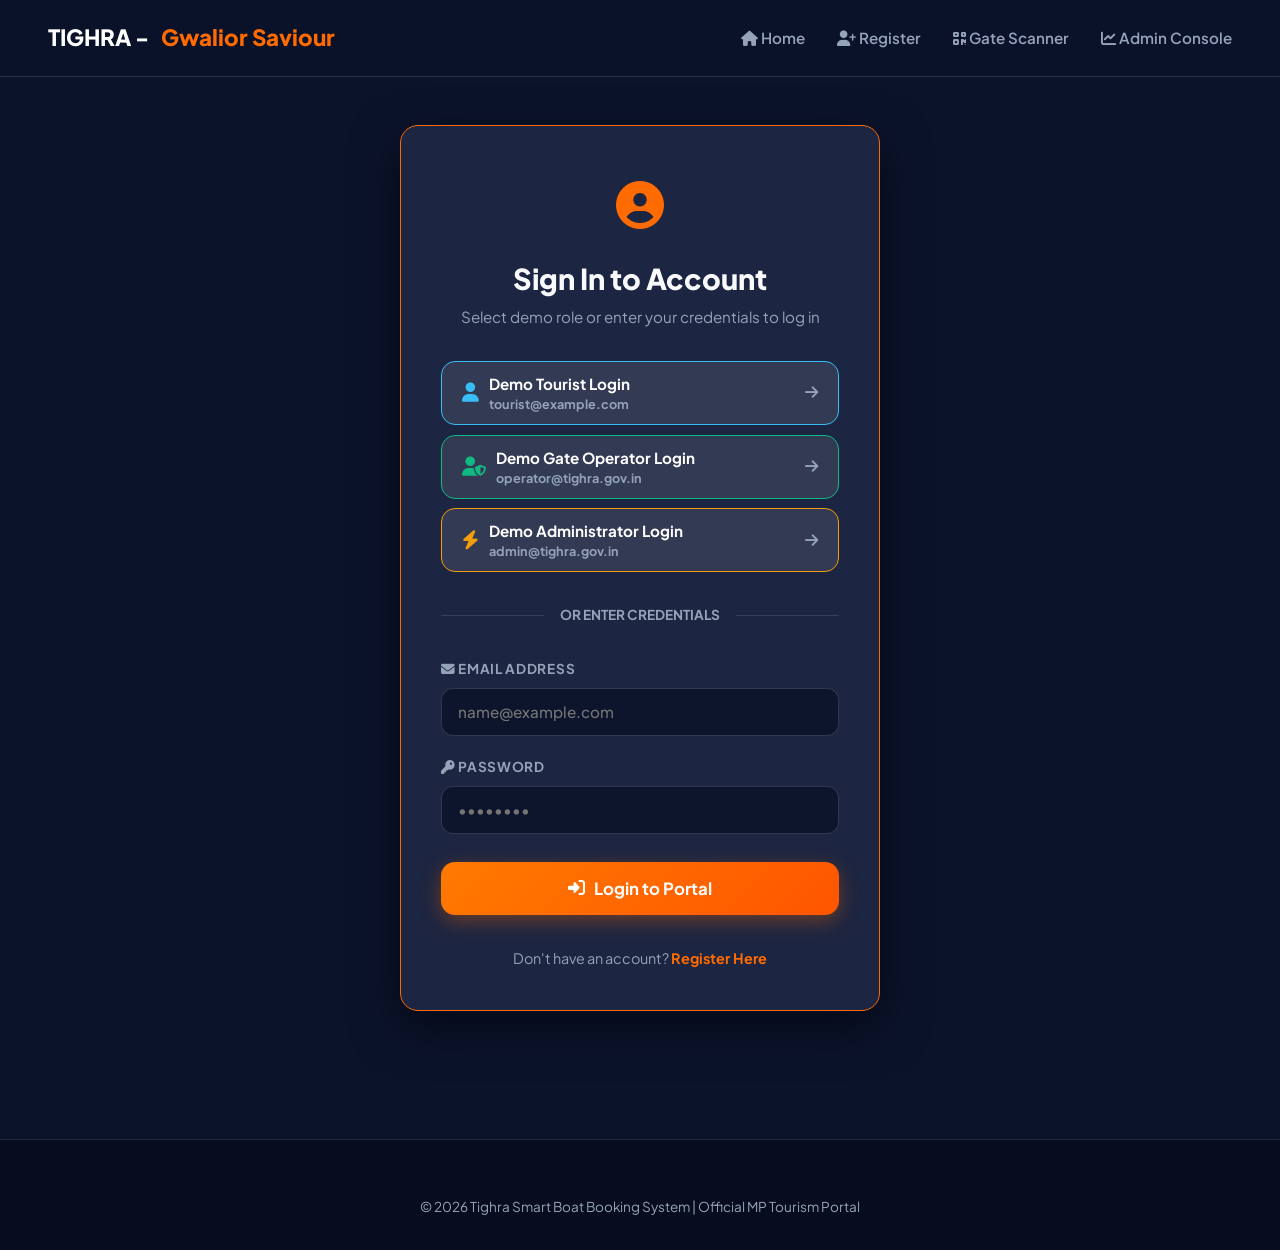
<file: login.html>
<!DOCTYPE html>
<html lang="en">
<head>
  <meta charset="UTF-8">
  <meta name="viewport" content="width=device-width, initial-scale=1.0">
  <title>Login | Tighra Smart Boat System</title>
  <link rel="stylesheet" href="/static/css/style.css">
  <link rel="stylesheet" href="https://cdnjs.cloudflare.com/ajax/libs/font-awesome/6.4.0/css/all.min.css">
</head>
<body style="display: flex; flex-direction: column; min-height: 100vh; justify-content: space-between;">

  <!-- Navigation Bar -->
  <nav class="navbar">
    <a href="/" class="brand">
      TIGHRA - <span class="highlight">Gwalior Saviour</span>
    </a>
    <ul class="nav-links">
      <li><a href="/" class="nav-link"><i class="fa-solid fa-house"></i> Home</a></li>
      <li><a href="/register" class="nav-link"><i class="fa-solid fa-user-plus"></i> Register</a></li>
      <li><a href="/operator" class="nav-link"><i class="fa-solid fa-qrcode"></i> Gate Scanner</a></li>
      <li><a href="/admin" class="nav-link"><i class="fa-solid fa-chart-line"></i> Admin Console</a></li>
    </ul>
  </nav>

  <main style="max-width: 480px; width: 90%; margin: 3rem auto; flex-grow: 1;">
    <div class="card" style="border: 1px solid var(--primary); padding: 2.5rem; text-align: center;">
      <div style="font-size: 3rem; color: var(--primary); margin-bottom: 0.75rem;"><i class="fa-solid fa-circle-user"></i></div>
      <h2 style="font-size: 1.8rem; font-weight: 800; margin-bottom: 0.25rem;">Sign In to Account</h2>
      <p style="color: var(--text-muted); margin-bottom: 2rem; font-size: 0.95rem;">Select demo role or enter your credentials to log in</p>

      <!-- Quick Demo Login Buttons -->
      <div style="display: flex; flex-direction: column; gap: 0.6rem; margin-bottom: 2rem;">
        <button class="btn btn-outline" style="border-color: #38bdf8; justify-content: flex-start; padding: 0.75rem 1.25rem;" onclick="quickLogin('tourist@example.com', 'Tourist@123')">
          <i class="fa-solid fa-user" style="color: #38bdf8; font-size: 1.2rem;"></i>
          <span style="text-align: left; flex-grow: 1;">
            <strong>Demo Tourist Login</strong><br>
            <small style="color: var(--text-muted);">tourist@example.com</small>
          </span>
          <i class="fa-solid fa-arrow-right" style="color: var(--text-muted);"></i>
        </button>

        <button class="btn btn-outline" style="border-color: #10b981; justify-content: flex-start; padding: 0.75rem 1.25rem;" onclick="quickLogin('operator@tighra.gov.in', 'Operator@123')">
          <i class="fa-solid fa-user-shield" style="color: #10b981; font-size: 1.2rem;"></i>
          <span style="text-align: left; flex-grow: 1;">
            <strong>Demo Gate Operator Login</strong><br>
            <small style="color: var(--text-muted);">operator@tighra.gov.in</small>
          </span>
          <i class="fa-solid fa-arrow-right" style="color: var(--text-muted);"></i>
        </button>

        <button class="btn btn-outline" style="border-color: #f59e0b; justify-content: flex-start; padding: 0.75rem 1.25rem;" onclick="quickLogin('admin@tighra.gov.in', 'Admin@123')">
          <i class="fa-solid fa-bolt" style="color: #f59e0b; font-size: 1.2rem;"></i>
          <span style="text-align: left; flex-grow: 1;">
            <strong>Demo Administrator Login</strong><br>
            <small style="color: var(--text-muted);">admin@tighra.gov.in</small>
          </span>
          <i class="fa-solid fa-arrow-right" style="color: var(--text-muted);"></i>
        </button>
      </div>

      <div style="display: flex; align-items: center; gap: 1rem; margin-bottom: 2rem;">
        <hr style="flex-grow: 1; border: none; border-top: 1px solid var(--card-border);">
        <span style="color: var(--text-muted); font-size: 0.85rem; font-weight: 700;">OR ENTER CREDENTIALS</span>
        <hr style="flex-grow: 1; border: none; border-top: 1px solid var(--card-border);">
      </div>

      <form onsubmit="handleLoginPageSubmit(event)">
        <div class="form-group" style="margin-bottom: 1.25rem;">
          <label class="form-label"><i class="fa-solid fa-envelope"></i> Email Address</label>
          <input type="email" id="page-email" class="form-input" required placeholder="name@example.com">
        </div>

        <div class="form-group" style="margin-bottom: 1.75rem;">
          <label class="form-label"><i class="fa-solid fa-key"></i> Password</label>
          <input type="password" id="page-password" class="form-input" required placeholder="••••••••">
        </div>

        <button type="submit" class="btn btn-primary btn-block" style="padding: 1rem; font-size: 1.05rem;"><i class="fa-solid fa-right-to-bracket"></i> Login to Portal</button>
      </form>

      <p style="margin-top: 2rem; color: var(--text-muted); font-size: 0.9rem;">
        Don't have an account? <a href="/register" style="color: var(--primary); text-decoration: none; font-weight: 700;">Register Here</a>
      </p>
    </div>
  </main>

  <footer>
    <div style="text-align: center; color: var(--text-muted); font-size: 0.85rem;">
      <p>&copy; 2026 Tighra Smart Boat Booking System | Official MP Tourism Portal</p>
    </div>
  </footer>

  <script>
    async function quickLogin(email, password) {
      document.getElementById("page-email").value = email;
      document.getElementById("page-password").value = password;
      loginWithCredentials(email, password);
    }

    async function handleLoginPageSubmit(e) {
      e.preventDefault();
      const email = document.getElementById("page-email").value;
      const password = document.getElementById("page-password").value;
      loginWithCredentials(email, password);
    }

    async function loginWithCredentials(email, password) {
      try {
        const res = await fetch("/api/auth/login", {
          method: "POST",
          headers: { "Content-Type": "application/json" },
          body: JSON.stringify({ email, password })
        });
        const data = await res.json();

        if (res.ok) {
          const user = data.user;
          const token = data.access_token;

          localStorage.setItem("tighra_token", token);
          if (user.role === "admin") {
            localStorage.setItem("tighra_admin_token", token);
            window.location.href = "/admin";
          } else if (user.role === "operator") {
            localStorage.setItem("tighra_op_token", token);
            window.location.href = "/operator";
          } else {
            window.location.href = "/";
          }
        } else {
          alert(`Login Failed: ${data.detail}`);
        }
      } catch (err) {
        alert("Server error during login.");
      }
    }
  </script>
</body>
</html>
</file>
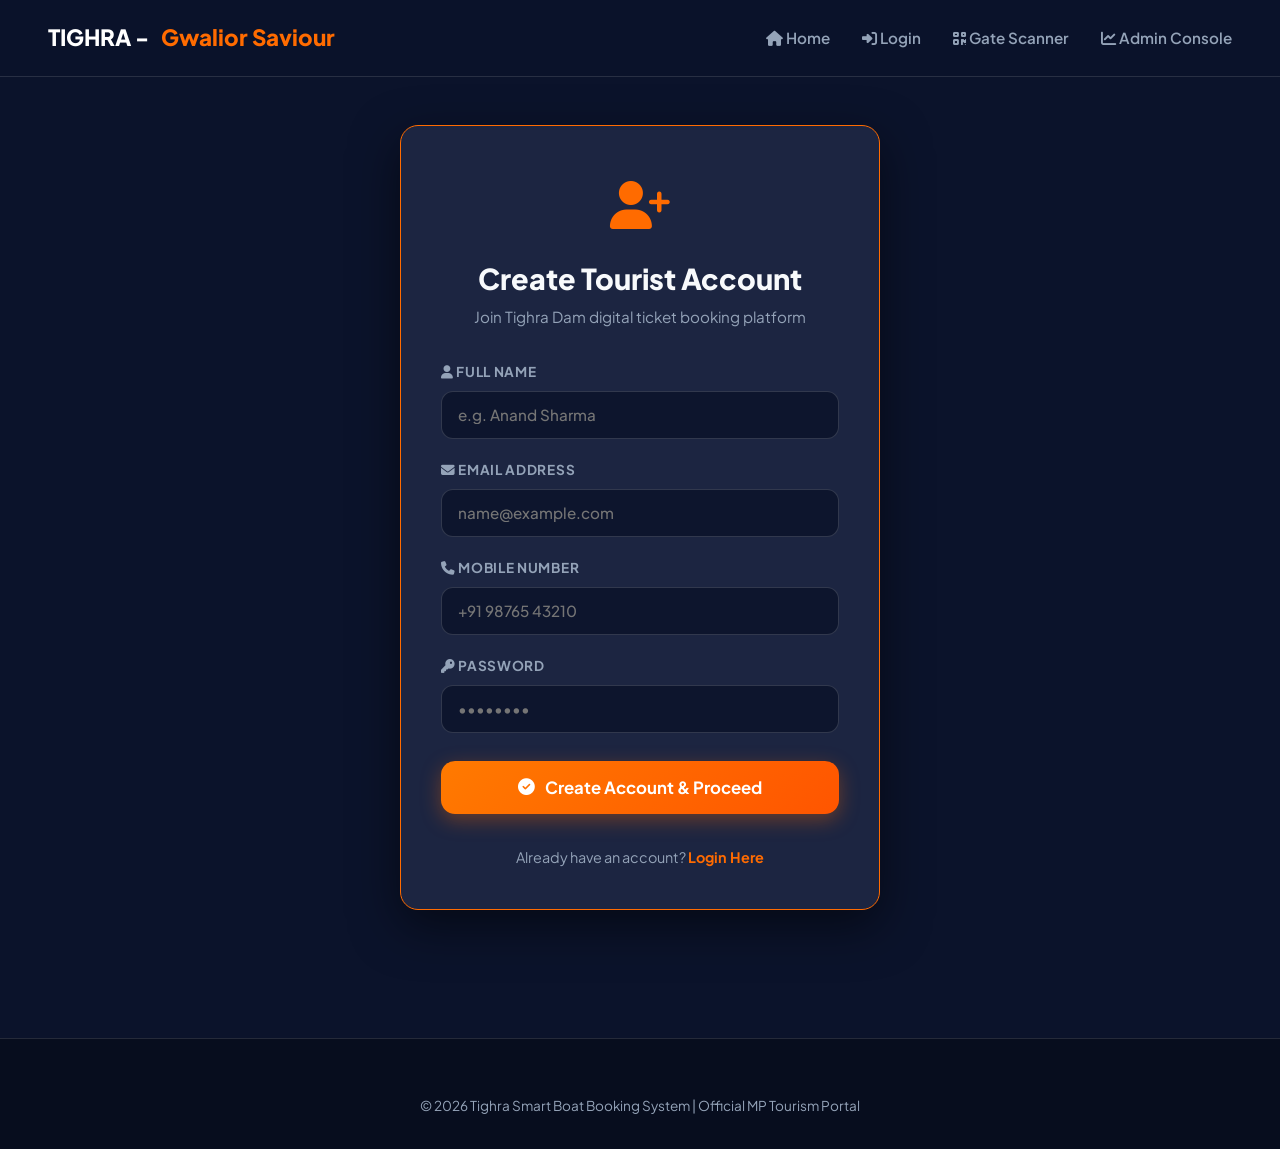
<file: register.html>
<!DOCTYPE html>
<html lang="en">
<head>
  <meta charset="UTF-8">
  <meta name="viewport" content="width=device-width, initial-scale=1.0">
  <title>Register | Tighra Smart Boat System</title>
  <link rel="stylesheet" href="/static/css/style.css">
  <link rel="stylesheet" href="https://cdnjs.cloudflare.com/ajax/libs/font-awesome/6.4.0/css/all.min.css">
</head>
<body style="display: flex; flex-direction: column; min-height: 100vh; justify-content: space-between;">

  <!-- Navigation Bar -->
  <nav class="navbar">
    <a href="/" class="brand">
      TIGHRA - <span class="highlight">Gwalior Saviour</span>
    </a>
    <ul class="nav-links">
      <li><a href="/" class="nav-link"><i class="fa-solid fa-house"></i> Home</a></li>
      <li><a href="/login" class="nav-link"><i class="fa-solid fa-right-to-bracket"></i> Login</a></li>
      <li><a href="/operator" class="nav-link"><i class="fa-solid fa-qrcode"></i> Gate Scanner</a></li>
      <li><a href="/admin" class="nav-link"><i class="fa-solid fa-chart-line"></i> Admin Console</a></li>
    </ul>
  </nav>

  <main style="max-width: 480px; width: 90%; margin: 3rem auto; flex-grow: 1;">
    <div class="card" style="border: 1px solid var(--primary); padding: 2.5rem;">
      <div style="text-align: center; margin-bottom: 2rem;">
        <div style="font-size: 3rem; color: var(--primary); margin-bottom: 0.75rem;"><i class="fa-solid fa-user-plus"></i></div>
        <h2 style="font-size: 1.8rem; font-weight: 800; margin-bottom: 0.25rem;">Create Tourist Account</h2>
        <p style="color: var(--text-muted); font-size: 0.95rem;">Join Tighra Dam digital ticket booking platform</p>
      </div>

      <form onsubmit="handleRegisterPageSubmit(event)">
        <div class="form-group" style="margin-bottom: 1.25rem;">
          <label class="form-label"><i class="fa-solid fa-user"></i> Full Name</label>
          <input type="text" id="reg-page-name" class="form-input" required placeholder="e.g. Anand Sharma">
        </div>

        <div class="form-group" style="margin-bottom: 1.25rem;">
          <label class="form-label"><i class="fa-solid fa-envelope"></i> Email Address</label>
          <input type="email" id="reg-page-email" class="form-input" required placeholder="name@example.com">
        </div>

        <div class="form-group" style="margin-bottom: 1.25rem;">
          <label class="form-label"><i class="fa-solid fa-phone"></i> Mobile Number</label>
          <input type="tel" id="reg-page-phone" class="form-input" required placeholder="+91 98765 43210">
        </div>

        <div class="form-group" style="margin-bottom: 1.75rem;">
          <label class="form-label"><i class="fa-solid fa-key"></i> Password</label>
          <input type="password" id="reg-page-password" class="form-input" required placeholder="••••••••">
        </div>

        <button type="submit" class="btn btn-primary btn-block" style="padding: 1rem; font-size: 1.05rem;"><i class="fa-solid fa-check-circle"></i> Create Account & Proceed</button>
      </form>

      <p style="margin-top: 2rem; text-align: center; color: var(--text-muted); font-size: 0.9rem;">
        Already have an account? <a href="/login" style="color: var(--primary); text-decoration: none; font-weight: 700;">Login Here</a>
      </p>
    </div>
  </main>

  <footer>
    <div style="text-align: center; color: var(--text-muted); font-size: 0.85rem;">
      <p>&copy; 2026 Tighra Smart Boat Booking System | Official MP Tourism Portal</p>
    </div>
  </footer>

  <script>
    async function handleRegisterPageSubmit(e) {
      e.preventDefault();
      const name = document.getElementById("reg-page-name").value;
      const email = document.getElementById("reg-page-email").value;
      const phone = document.getElementById("reg-page-phone").value;
      const password = document.getElementById("reg-page-password").value;

      try {
        const res = await fetch("/api/auth/register", {
          method: "POST",
          headers: { "Content-Type": "application/json" },
          body: JSON.stringify({ name, email, phone, password })
        });
        const data = await res.json();

        if (res.ok) {
          localStorage.setItem("tighra_token", data.access_token);
          alert(`Account created successfully! Welcome, ${data.user.name}`);
          window.location.href = "/";
        } else {
          alert(`Registration Failed: ${data.detail}`);
        }
      } catch (err) {
        alert("Server error during registration.");
      }
    }
  </script>
</body>
</html>
</file>
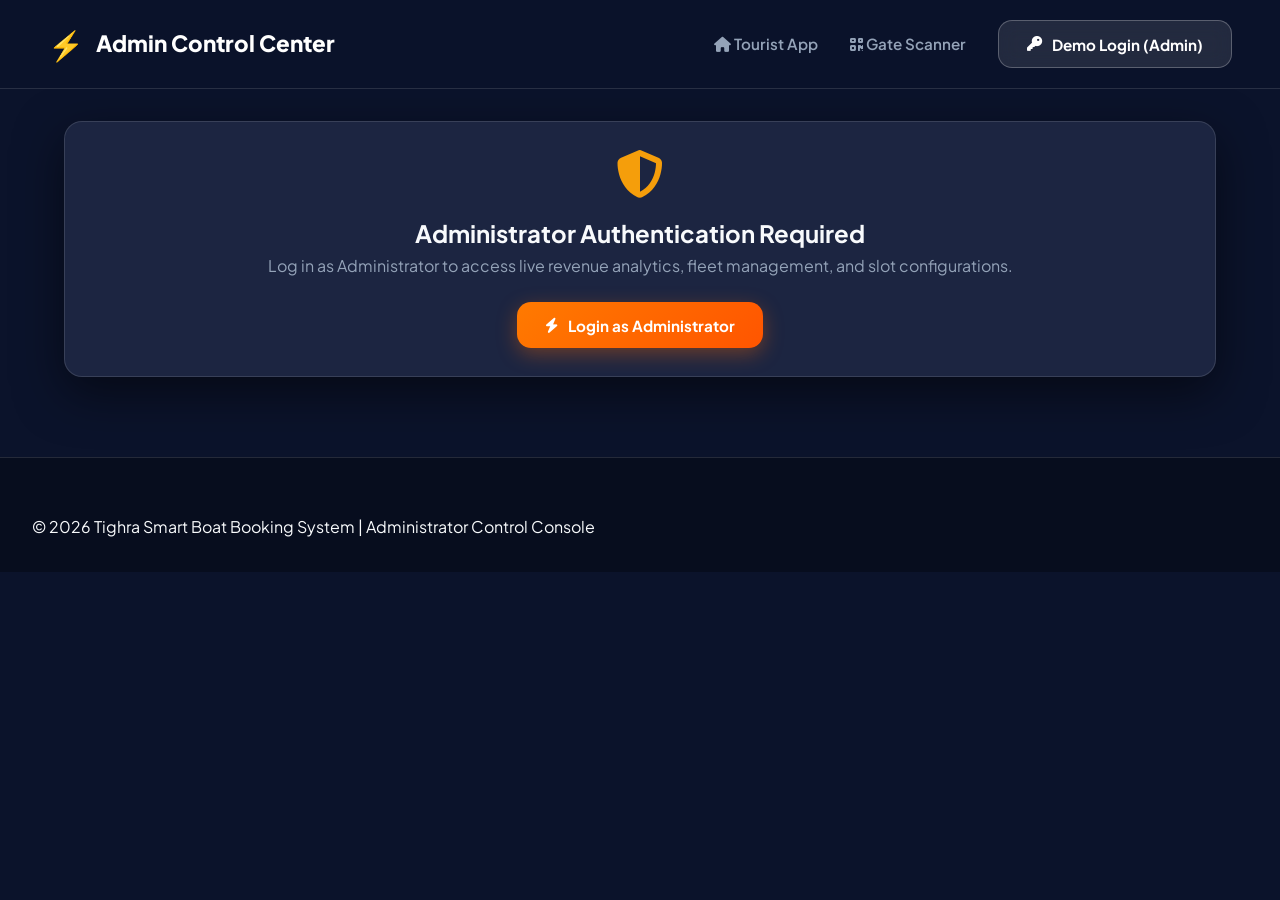
<file: static/admin.html>
<!DOCTYPE html>
<html lang="en">
<head>
  <meta charset="UTF-8">
  <meta name="viewport" content="width=device-width, initial-scale=1.0">
  <title>Admin Control Center | Tighra Smart Boat System</title>
  <link rel="stylesheet" href="/static/css/style.css">
  <link rel="stylesheet" href="https://cdnjs.cloudflare.com/ajax/libs/font-awesome/6.4.0/css/all.min.css">
</head>
<body>

  <!-- Navigation Bar -->
  <nav class="navbar">
    <a href="/" class="brand">
      <span class="brand-icon">⚡</span> Admin Control Center
    </a>
    <ul class="nav-links">
      <li><a href="/" class="nav-link"><i class="fa-solid fa-house"></i> Tourist App</a></li>
      <li><a href="/operator" class="nav-link"><i class="fa-solid fa-qrcode"></i> Gate Scanner</a></li>
      <li id="adm-auth-btn">
        <button class="btn btn-outline" onclick="quickLoginAdmin()"><i class="fa-solid fa-key"></i> Demo Login (Admin)</button>
      </li>
      <li id="adm-user-profile" style="display: none;">
        <span id="adm-name" style="font-weight: 700; color: #f59e0b; margin-right: 0.5rem;"></span>
        <button class="btn btn-outline" onclick="logoutAdmin()"><i class="fa-solid fa-right-from-bracket"></i> Logout</button>
      </li>
    </ul>
  </nav>

  <main style="max-width: 1200px; margin: 2rem auto; padding: 0 1.5rem;">

    <div id="adm-login-prompt" class="card" style="text-align: center; margin-bottom: 2rem;">
      <i class="fa-solid fa-shield-halved" style="font-size: 3rem; color: #f59e0b; margin-bottom: 1rem;"></i>
      <h2>Administrator Authentication Required</h2>
      <p style="color: var(--text-muted); margin-bottom: 1.5rem;">Log in as Administrator to access live revenue analytics, fleet management, and slot configurations.</p>
      <button class="btn btn-primary" onclick="quickLoginAdmin()"><i class="fa-solid fa-bolt"></i> Login as Administrator</button>
    </div>

    <div id="adm-dashboard-area" style="display: none;">

      <!-- KPI Metrics Row -->
      <div class="grid" style="grid-template-columns: repeat(auto-fit, minmax(220px, 1fr)); margin-bottom: 2rem;">
        <div class="card kpi-card">
          <div class="kpi-icon" style="background: var(--gold-gradient);"><i class="fa-solid fa-indian-rupee-sign"></i></div>
          <div>
            <div id="kpi-total-revenue" class="kpi-value">₹0</div>
            <div class="kpi-label">Total Revenue Collected</div>
          </div>
        </div>
        <div class="card kpi-card">
          <div class="kpi-icon"><i class="fa-solid fa-ticket"></i></div>
          <div>
            <div id="kpi-total-bookings" class="kpi-value">0</div>
            <div class="kpi-label">Total Bookings</div>
          </div>
        </div>
        <div class="card kpi-card">
          <div class="kpi-icon" style="background: var(--accent-gradient);"><i class="fa-solid fa-ship"></i></div>
          <div>
            <div id="kpi-active-boats" class="kpi-value">0</div>
            <div class="kpi-label">Active Boats in Fleet</div>
          </div>
        </div>
        <div class="card kpi-card">
          <div class="kpi-icon" style="background: linear-gradient(135deg, #10b981 0%, #059669 100%);"><i class="fa-solid fa-person-swimming"></i></div>
          <div>
            <div id="kpi-today-passengers" class="kpi-value">0</div>
            <div class="kpi-label">Total Passengers</div>
          </div>
        </div>
      </div>

      <!-- Fleet Management Section -->
      <section style="margin-bottom: 3rem;">
        <div style="display: flex; justify-content: space-between; align-items: center; margin-bottom: 1.5rem;">
          <h2 style="font-size: 1.6rem; font-weight: 700;">Boat Fleet Management</h2>
          <button class="btn btn-primary" onclick="openModal('add-boat-modal')"><i class="fa-solid fa-plus"></i> Add New Boat</button>
        </div>

        <div id="admin-boats-grid" class="grid">
          <!-- Loaded via JavaScript -->
        </div>
      </section>

      <!-- Bookings Ledger Section -->
      <section style="margin-bottom: 3rem;">
        <div style="display: flex; justify-content: space-between; align-items: center; margin-bottom: 1.5rem; flex-wrap: wrap; gap: 1rem;">
          <h2 style="font-size: 1.6rem; font-weight: 700;">Master Booking Ledger</h2>
          <div style="display: flex; gap: 0.5rem;">
            <input type="text" id="adm-search-input" class="form-input" placeholder="Search Ref or QR..." style="width: 220px;" onkeyup="loadAdminBookings()">
            <select id="adm-status-filter" class="form-select" onchange="loadAdminBookings()" style="width: 160px;">
              <option value="">All Statuses</option>
              <option value="CONFIRMED">CONFIRMED</option>
              <option value="USED">USED</option>
              <option value="CANCELLED">CANCELLED</option>
            </select>
          </div>
        </div>

        <div class="card" style="overflow-x: auto;">
          <table style="width: 100%; border-collapse: collapse; text-align: left; font-size: 0.95rem;">
            <thead>
              <tr style="border-bottom: 1px solid var(--card-border); color: var(--text-muted);">
                <th style="padding: 1rem;">Ref Code</th>
                <th style="padding: 1rem;">Tourist</th>
                <th style="padding: 1rem;">Boat</th>
                <th style="padding: 1rem;">Date & Slot</th>
                <th style="padding: 1rem;">Passengers</th>
                <th style="padding: 1rem;">Amount</th>
                <th style="padding: 1rem;">Status</th>
                <th style="padding: 1rem;">QR Token</th>
              </tr>
            </thead>
            <tbody id="admin-bookings-tbody">
              <!-- Loaded via JS -->
            </tbody>
          </table>
        </div>
      </section>

    </div>

  </main>

  <!-- Add Boat Modal -->
  <div id="add-boat-modal" class="modal-backdrop">
    <div class="modal">
      <div class="modal-header">
        <h3 class="modal-title">Add Boat to Fleet</h3>
        <button class="close-btn" onclick="closeModal('add-boat-modal')">&times;</button>
      </div>

      <form onsubmit="handleCreateBoat(event)">
        <div class="form-group">
          <label class="form-label">Boat Name</label>
          <input type="text" id="add-boat-name" class="form-input" required placeholder="e.g. Blue Lagoon Shikara">
        </div>

        <div class="form-group">
          <label class="form-label">Boat Type</label>
          <select id="add-boat-type" class="form-select" required>
            <option value="Shikara">Shikara</option>
            <option value="Speed Boat">Speed Boat</option>
            <option value="Motor Boat">Motor Boat</option>
            <option value="Paddle Boat">Paddle Boat</option>
          </select>
        </div>

        <div class="form-group">
          <label class="form-label">Passenger Capacity</label>
          <input type="number" id="add-boat-capacity" class="form-input" required min="1" max="50" value="8">
        </div>

        <div class="form-group">
          <label class="form-label">Rate Per Person (₹)</label>
          <input type="number" id="add-boat-price" class="form-input" required min="10" step="5" value="250">
        </div>

        <div class="form-group">
          <label class="form-label">Description</label>
          <input type="text" id="add-boat-desc" class="form-input" placeholder="Luxury boat with sunshade canopy">
        </div>

        <button type="submit" class="btn btn-primary btn-block"><i class="fa-solid fa-plus"></i> Create Boat</button>
      </form>
    </div>
  </div>

  <footer>
    <p>&copy; 2026 Tighra Smart Boat Booking System | Administrator Control Console</p>
  </footer>

  <script src="/static/js/admin.js"></script>
</body>
</html>
</file>
<file: static/css/style.css>
/* Tighra Smart Boat Booking System - Premium 3D Live UI/UX (CarFerry Inspired) */
@import url('https://fonts.googleapis.com/css2?family=Plus+Jakarta+Sans:wght@300;400;500;600;700;800&display=swap');

:root {
  --primary: #ff6b00;
  --primary-hover: #e66000;
  --primary-gradient: linear-gradient(135deg, #ff7a00 0%, #ff5500 100%);
  --secondary-blue: #0284c7;
  --dark-bg: #0b132b;
  --dark-card: #1c2541;
  --card-border: rgba(255, 255, 255, 0.12);
  --text-main: #f8fafc;
  --text-muted: #94a3b8;
  --success: #10b981;
  --danger: #ef4444;
  --warning: #f59e0b;
  --glass-shadow: 0 16px 48px rgba(0, 0, 0, 0.5);
  --radius: 18px;
  --transition: all 0.35s cubic-bezier(0.4, 0, 0.2, 1);
}

* {
  box-sizing: border-box;
  margin: 0;
  padding: 0;
  font-family: 'Plus Jakarta Sans', sans-serif;
}

body {
  background-color: var(--dark-bg);
  color: var(--text-main);
  min-height: 100vh;
  line-height: 1.6;
  overflow-x: hidden;
}

/* Header & Navbar */
.navbar {
  display: flex;
  justify-content: space-between;
  align-items: center;
  padding: 1.25rem 3rem;
  background: rgba(11, 19, 43, 0.92);
  backdrop-filter: blur(14px);
  border-bottom: 1px solid var(--card-border);
  position: sticky;
  top: 0;
  z-index: 1000;
}

.brand {
  display: flex;
  align-items: center;
  gap: 0.75rem;
  font-size: 1.4rem;
  font-weight: 800;
  color: #fff;
  text-decoration: none;
}

.brand span.highlight {
  color: var(--primary);
}

.brand-icon {
  font-size: 1.8rem;
  color: var(--primary);
}

.nav-links {
  display: flex;
  align-items: center;
  gap: 2rem;
  list-style: none;
}

.nav-link {
  color: var(--text-muted);
  text-decoration: none;
  font-weight: 600;
  font-size: 0.95rem;
  transition: var(--transition);
  cursor: pointer;
}

.nav-link:hover, .nav-link.active {
  color: #fff;
}

/* 3D Live Hero Section */
.hero-section {
  position: relative;
  min-height: 85vh;
  display: flex;
  flex-direction: column;
  align-items: center;
  justify-content: center;
  text-align: center;
  padding: 5rem 1.5rem 6rem;
  perspective: 1000px;
  overflow: hidden;
}

.hero-bg-layer {
  position: absolute;
  top: -5%;
  left: -5%;
  width: 110%;
  height: 110%;
  background-size: cover;
  background-position: center;
  transition: transform 0.2s cubic-bezier(0.1, 0.9, 0.2, 1), background-image 0.75s ease-in-out;
  z-index: 1;
}

.hero-bg-layer::after {
  content: '';
  position: absolute;
  inset: 0;
  background: radial-gradient(circle at 50% 40%, rgba(11, 19, 43, 0.45) 0%, rgba(11, 19, 43, 0.95) 90%);
}

.hero-content {
  position: relative;
  z-index: 10;
  max-width: 920px;
  transform-style: preserve-3d;
  transition: transform 0.2s cubic-bezier(0.1, 0.9, 0.2, 1);
}

/* Live 3D View Switcher Pills */
.view-switcher-container {
  display: inline-flex;
  background: rgba(11, 19, 43, 0.75);
  backdrop-filter: blur(16px);
  border: 1px solid rgba(255, 255, 255, 0.2);
  border-radius: 40px;
  padding: 0.35rem;
  gap: 0.35rem;
  margin-bottom: 1.75rem;
  box-shadow: var(--glass-shadow);
}

.view-btn {
  padding: 0.5rem 1.25rem;
  border-radius: 30px;
  font-size: 0.85rem;
  font-weight: 700;
  border: none;
  background: transparent;
  color: var(--text-muted);
  cursor: pointer;
  transition: var(--transition);
  display: flex;
  align-items: center;
  gap: 0.5rem;
}

.view-btn.active {
  background: var(--primary-gradient);
  color: #fff;
  box-shadow: 0 4px 15px rgba(255, 107, 0, 0.4);
}

/* Pulsing Live Dot */
.pulse-dot {
  width: 8px;
  height: 8px;
  background: #10b981;
  border-radius: 50%;
  display: inline-block;
  box-shadow: 0 0 0 0 rgba(16, 185, 129, 0.7);
  animation: pulse 1.6s infinite;
}

@keyframes pulse {
  0% { box-shadow: 0 0 0 0 rgba(16, 185, 129, 0.7); }
  70% { box-shadow: 0 0 0 8px rgba(16, 185, 129, 0); }
  100% { box-shadow: 0 0 0 0 rgba(16, 185, 129, 0); }
}

.hero-title {
  font-size: 3.8rem;
  font-weight: 800;
  line-height: 1.12;
  letter-spacing: -0.02em;
  margin-bottom: 1.25rem;
  color: #ffffff;
  text-shadow: 0 4px 20px rgba(0,0,0,0.6);
}

.highlight-orange {
  color: var(--primary);
  display: inline-block;
}

.hero-subtitle {
  font-size: 1.2rem;
  color: #e2e8f0;
  max-width: 740px;
  margin: 0 auto 2.5rem;
  font-weight: 400;
  text-shadow: 0 2px 10px rgba(0,0,0,0.5);
}

.hero-actions {
  display: flex;
  gap: 1.25rem;
  justify-content: center;
  flex-wrap: wrap;
}

/* Floating Quick Search Widget */
.quick-booking-container {
  width: 100%;
  max-width: 1050px;
  margin: -4.5rem auto 4rem;
  position: relative;
  z-index: 100;
  padding: 0 1.5rem;
}

.quick-booking-card {
  background: rgba(28, 37, 65, 0.95);
  backdrop-filter: blur(20px);
  border: 1px solid rgba(255, 255, 255, 0.18);
  border-radius: 22px;
  padding: 1.75rem 2rem;
  box-shadow: var(--glass-shadow);
  display: grid;
  grid-template-columns: repeat(auto-fit, minmax(200px, 1fr)) 180px;
  gap: 1.25rem;
  align-items: end;
}

/* Buttons */
.btn {
  display: inline-flex;
  align-items: center;
  justify-content: center;
  gap: 0.6rem;
  padding: 0.85rem 1.75rem;
  border-radius: 14px;
  font-weight: 700;
  border: none;
  cursor: pointer;
  transition: var(--transition);
  text-decoration: none;
  font-size: 0.95rem;
}

.btn-primary {
  background: var(--primary-gradient);
  color: #fff;
  box-shadow: 0 6px 20px rgba(255, 107, 0, 0.35);
}

.btn-primary:hover {
  transform: translateY(-2px);
  box-shadow: 0 10px 28px rgba(255, 107, 0, 0.55);
}

.btn-outline {
  background: rgba(255, 255, 255, 0.1);
  border: 1px solid rgba(255, 255, 255, 0.25);
  color: #fff;
  backdrop-filter: blur(10px);
}

.btn-outline:hover {
  background: rgba(255, 255, 255, 0.22);
  border-color: #fff;
}

.btn-danger {
  background: linear-gradient(135deg, #ef4444 0%, #dc2626 100%);
  color: #fff;
}

.btn-success {
  background: linear-gradient(135deg, #10b981 0%, #059669 100%);
  color: #fff;
}

.btn-block {
  width: 100%;
}

/* 3D Showcase Section */
.showcase-3d-grid {
  display: grid;
  grid-template-columns: repeat(auto-fit, minmax(340px, 1fr));
  gap: 2rem;
  margin: 3rem 0;
}

.showcase-card {
  position: relative;
  height: 280px;
  border-radius: 20px;
  overflow: hidden;
  border: 1px solid var(--card-border);
  box-shadow: var(--glass-shadow);
  transition: var(--transition);
  cursor: pointer;
}

.showcase-card img {
  width: 100%;
  height: 100%;
  object-fit: cover;
  transition: transform 0.6s ease;
}

.showcase-card:hover img {
  transform: scale(1.08);
}

.showcase-overlay {
  position: absolute;
  inset: 0;
  background: linear-gradient(to top, rgba(11, 19, 43, 0.95) 0%, transparent 60%);
  padding: 1.5rem;
  display: flex;
  flex-direction: column;
  justify-content: flex-end;
}

/* Form Controls */
.form-group {
  margin-bottom: 0;
  text-align: left;
}

.form-label {
  display: block;
  font-size: 0.85rem;
  font-weight: 700;
  color: var(--text-muted);
  margin-bottom: 0.5rem;
  text-transform: uppercase;
  letter-spacing: 0.05em;
}

.form-input, .form-select {
  width: 100%;
  padding: 0.85rem 1rem;
  background: rgba(11, 19, 43, 0.85);
  border: 1px solid rgba(255, 255, 255, 0.15);
  border-radius: 12px;
  color: #fff;
  font-size: 0.95rem;
  font-weight: 500;
  transition: var(--transition);
}

.form-input:focus, .form-select:focus {
  outline: none;
  border-color: var(--primary);
  box-shadow: 0 0 0 3px rgba(255, 107, 0, 0.25);
}

/* Glass Cards */
.card {
  background: var(--dark-card);
  border: 1px solid var(--card-border);
  border-radius: var(--radius);
  padding: 1.75rem;
  box-shadow: var(--glass-shadow);
  transition: var(--transition);
}

.card:hover {
  border-color: rgba(255, 107, 0, 0.4);
  transform: translateY(-4px);
}

/* Grid Layouts */
.grid {
  display: grid;
  grid-template-columns: repeat(auto-fit, minmax(280px, 1fr));
  gap: 1.75rem;
  margin: 2rem 0;
}

/* Boat Cards */
.boat-card {
  display: flex;
  flex-direction: column;
  overflow: hidden;
  position: relative;
  padding: 0;
}

.boat-card-body {
  padding: 1.5rem;
  display: flex;
  flex-direction: column;
  flex-grow: 1;
}

.boat-image-container {
  position: relative;
  width: 100%;
  height: 210px;
  overflow: hidden;
}

.boat-image {
  width: 100%;
  height: 100%;
  object-fit: cover;
  transition: transform 0.5s ease;
}

.boat-card:hover .boat-image {
  transform: scale(1.08);
}

.boat-type-badge {
  position: absolute;
  top: 1rem;
  left: 1rem;
  padding: 0.35rem 0.85rem;
  border-radius: 20px;
  font-size: 0.75rem;
  font-weight: 800;
  text-transform: uppercase;
  background: rgba(11, 19, 43, 0.85);
  backdrop-filter: blur(8px);
  color: var(--primary);
  border: 1px solid rgba(255, 107, 0, 0.5);
}

.boat-title {
  font-size: 1.3rem;
  font-weight: 800;
  color: #fff;
  margin-bottom: 0.35rem;
}

.boat-price {
  font-size: 1.4rem;
  font-weight: 800;
  color: var(--primary);
}

/* Feature Highlights Grid */
.feature-card {
  text-align: center;
  padding: 2rem 1.5rem;
}

.feature-icon {
  width: 65px;
  height: 65px;
  border-radius: 18px;
  background: linear-gradient(135deg, rgba(255, 107, 0, 0.15) 0%, rgba(2, 132, 199, 0.15) 100%);
  border: 1px solid rgba(255, 107, 0, 0.3);
  display: flex;
  align-items: center;
  justify-content: center;
  font-size: 1.8rem;
  color: var(--primary);
  margin: 0 auto 1.25rem;
}

.feature-title {
  font-size: 1.15rem;
  font-weight: 700;
  margin-bottom: 0.5rem;
}

.feature-desc {
  font-size: 0.9rem;
  color: var(--text-muted);
}

/* Modals */
.modal-backdrop {
  position: fixed;
  top: 0;
  left: 0;
  width: 100vw;
  height: 100vh;
  background: rgba(11, 19, 43, 0.88);
  backdrop-filter: blur(10px);
  display: flex;
  align-items: center;
  justify-content: center;
  z-index: 2000;
  opacity: 0;
  pointer-events: none;
  transition: opacity 0.3s ease;
}

.modal-backdrop.active {
  opacity: 1;
  pointer-events: auto;
}

.modal {
  background: #1c2541;
  border: 1px solid var(--card-border);
  border-radius: var(--radius);
  padding: 2rem;
  width: 90%;
  max-width: 520px;
  max-height: 90vh;
  overflow-y: auto;
  box-shadow: var(--glass-shadow);
  transform: translateY(20px);
  transition: transform 0.3s ease;
}

.modal-backdrop.active .modal {
  transform: translateY(0);
}

.modal-header {
  display: flex;
  justify-content: space-between;
  align-items: center;
  margin-bottom: 1.5rem;
}

.modal-title {
  font-size: 1.4rem;
  font-weight: 800;
}

.close-btn {
  background: transparent;
  border: none;
  color: var(--text-muted);
  font-size: 1.6rem;
  cursor: pointer;
}

.close-btn:hover {
  color: #fff;
}

/* Digital Ticket */
.ticket-card {
  background: linear-gradient(135deg, #1c2541 0%, #0b132b 100%);
  border: 2px dashed var(--primary);
  border-radius: 20px;
  padding: 1.75rem;
  text-align: center;
  position: relative;
}

.ticket-qr {
  background: #fff;
  padding: 1rem;
  border-radius: 14px;
  display: inline-block;
  margin: 1.25rem 0;
}

.ticket-qr img {
  width: 180px;
  height: 180px;
}

.status-badge {
  display: inline-block;
  padding: 0.35rem 0.85rem;
  border-radius: 20px;
  font-size: 0.8rem;
  font-weight: 800;
}

.badge-paid { background: rgba(16, 185, 129, 0.2); color: #10b981; border: 1px solid #10b981; }
.badge-used { background: rgba(99, 102, 241, 0.2); color: #818cf8; border: 1px solid #818cf8; }
.badge-cancelled { background: rgba(239, 68, 68, 0.2); color: #ef4444; border: 1px solid #ef4444; }

/* Stats & KPI Cards */
.kpi-card {
  display: flex;
  align-items: center;
  gap: 1.25rem;
}

.kpi-icon {
  width: 58px;
  height: 58px;
  border-radius: 16px;
  background: var(--primary-gradient);
  display: flex;
  align-items: center;
  justify-content: center;
  font-size: 1.6rem;
  color: #fff;
}

.kpi-value {
  font-size: 1.85rem;
  font-weight: 800;
  color: #fff;
}

.kpi-label {
  font-size: 0.85rem;
  color: var(--text-muted);
}

/* Scanner Video Container */
#reader {
  width: 100%;
  max-width: 450px;
  margin: 0 auto;
  border-radius: 16px;
  overflow: hidden;
  border: 2px solid var(--primary);
}

/* Footer */
footer {
  background: #070d1e;
  border-top: 1px solid var(--card-border);
  padding: 3.5rem 2rem 2rem;
  margin-top: 5rem;
}

.footer-content {
  max-width: 1200px;
  margin: 0 auto;
  display: grid;
  grid-template-columns: repeat(auto-fit, minmax(250px, 1fr));
  gap: 2.5rem;
  margin-bottom: 2.5rem;
}

.footer-brand {
  font-size: 1.4rem;
  font-weight: 800;
  margin-bottom: 0.75rem;
}

.footer-text {
  color: var(--text-muted);
  font-size: 0.9rem;
}

/* ==========================================================================
   RESPONSIVE DESIGN SYSTEM (Mobile, Tablet, Laptop, 4K Displays)
   ========================================================================== */

.nav-toggle-btn {
  display: none;
  background: rgba(255, 255, 255, 0.1);
  border: 1px solid var(--card-border);
  color: #fff;
  font-size: 1.25rem;
  padding: 0.5rem 0.8rem;
  border-radius: 10px;
  cursor: pointer;
  backdrop-filter: blur(8px);
  transition: var(--transition);
}

.nav-toggle-btn:hover {
  background: var(--primary);
  border-color: var(--primary);
}

/* Laptops & Desktop Displays (993px and above) */
@media (min-width: 993px) {
  .quick-booking-card {
    display: grid;
    grid-template-columns: repeat(4, 1fr) auto;
    align-items: end;
    gap: 1.25rem;
  }
}

/* Tablets & Small Laptops (769px to 992px) */
@media (max-width: 992px) {
  .navbar {
    padding: 1rem 2rem;
  }
  
  .hero-section {
    padding: 6rem 1.5rem 4rem;
  }
  
  .hero-title {
    font-size: clamp(2.2rem, 5vw, 3rem);
  }
  
  .quick-booking-card {
    display: grid;
    grid-template-columns: 1fr 1fr;
    gap: 1.25rem;
  }
  
  .showcase-3d-grid {
    grid-template-columns: 1fr;
  }
}

/* Smartphones & Mobile Devices (768px and below) */
@media (max-width: 768px) {
  .nav-toggle-btn {
    display: flex;
    align-items: center;
    justify-content: center;
  }

  .navbar {
    padding: 0.9rem 1.25rem;
    position: sticky;
    top: 0;
    background: rgba(11, 19, 43, 0.96);
    backdrop-filter: blur(16px);
  }

  .nav-links {
    display: none;
    position: absolute;
    top: 100%;
    left: 0;
    width: 100%;
    background: rgba(11, 19, 43, 0.98);
    backdrop-filter: blur(20px);
    flex-direction: column;
    padding: 1.5rem;
    gap: 1rem;
    border-bottom: 1px solid var(--card-border);
    box-shadow: 0 20px 40px rgba(0, 0, 0, 0.6);
  }

  .nav-links.active {
    display: flex !important;
  }

  .nav-links li {
    width: 100%;
  }

  .nav-links .btn {
    width: 100%;
    justify-content: center;
  }

  .hero-section {
    padding: 5rem 1rem 3rem;
  }

  .hero-content {
    padding: 1.5rem 1rem;
    border-radius: 16px;
  }

  .hero-title {
    font-size: 1.95rem;
    line-height: 1.3;
  }

  .hero-subtitle {
    font-size: 0.95rem;
  }

  .hero-actions {
    flex-direction: column;
    width: 100%;
  }

  .hero-actions .btn {
    width: 100%;
    justify-content: center;
  }

  .quick-booking-container {
    padding: 0 1rem;
    margin-top: -2rem;
  }

  .quick-booking-card {
    display: grid;
    grid-template-columns: 1fr;
    padding: 1.25rem;
    gap: 1rem;
  }

  .showcase-3d-grid, .fleet-grid {
    grid-template-columns: 1fr !important;
    gap: 1.25rem;
  }

  .modal-card, .booking-modal-card, .ticket-modal-card {
    width: 95vw !important;
    max-height: 90vh !important;
    padding: 1.25rem !important;
    overflow-y: auto;
  }

  .ticket-qr img {
    width: 140px;
    height: 140px;
  }

  footer {
    padding: 2.5rem 1.25rem 1.5rem;
  }

  .footer-content {
    grid-template-columns: 1fr;
    gap: 1.75rem;
  }
}

/* Extra Small Mobile Screens (<= 480px) */
@media (max-width: 480px) {
  .hero-title {
    font-size: 1.75rem;
  }

  .brand {
    font-size: 1.2rem;
  }

  .view-btn {
    font-size: 0.75rem;
    padding: 0.4rem 0.75rem;
  }
}
</file>
